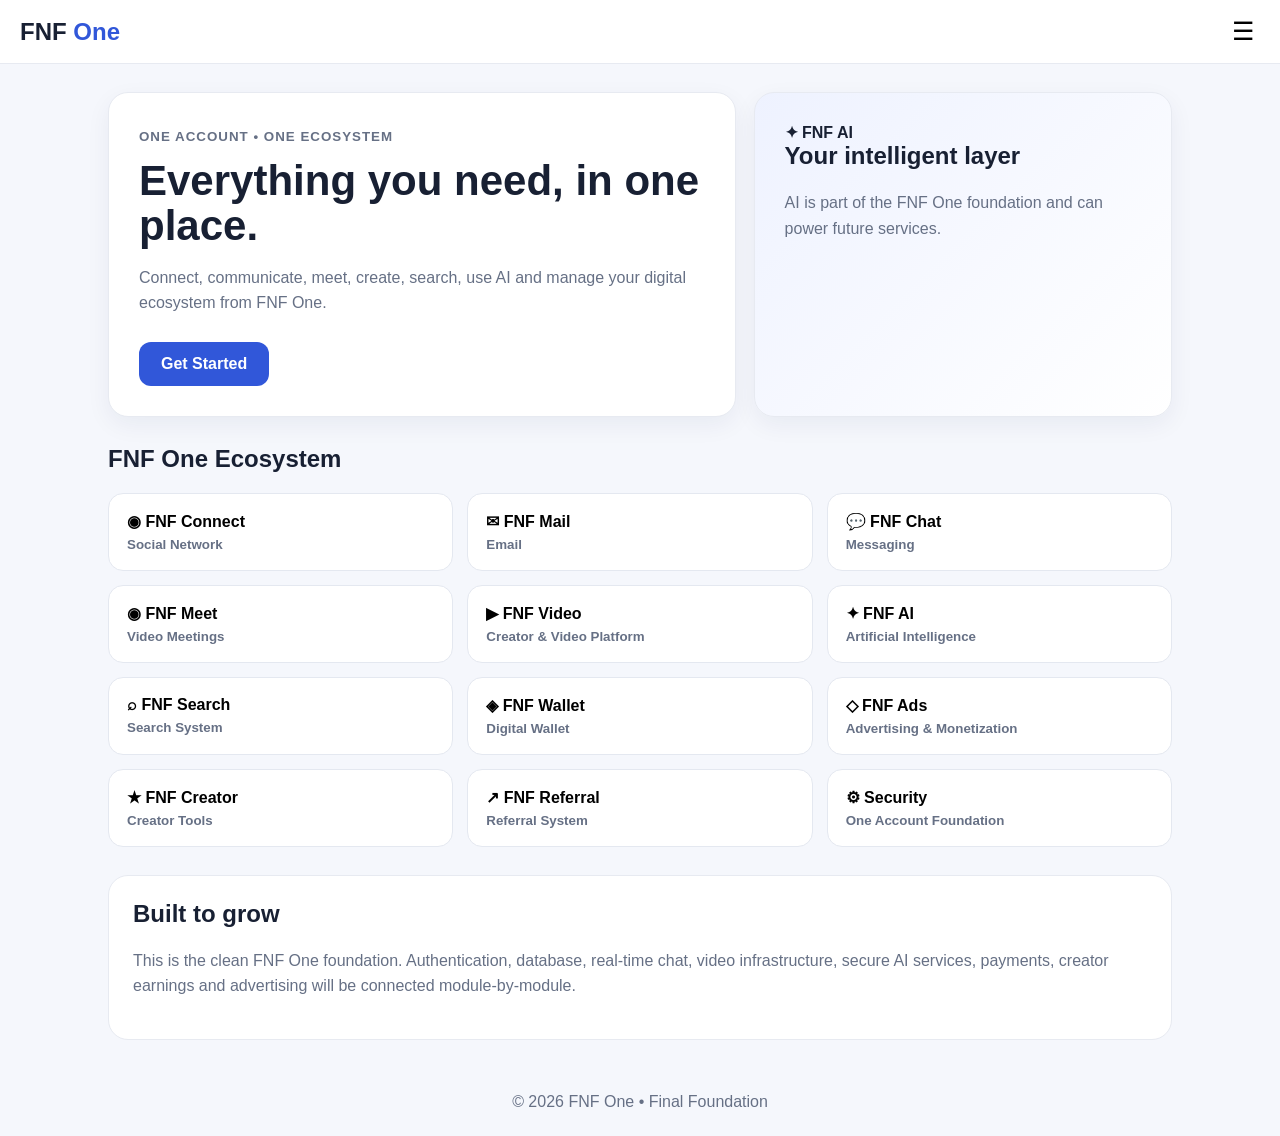
<file: index.html>
<!doctype html>
<html lang="en">
<head>
<meta charset="utf-8">
<meta name="viewport" content="width=device-width,initial-scale=1">
<meta name="theme-color" content="#3157d9">
<title>FNF One</title>
<style>
:root{--blue:#3157d9;--bg:#f5f7fc;--text:#182033;--muted:#667085;--card:#fff}
*{box-sizing:border-box}
body{margin:0;font-family:Arial,sans-serif;background:var(--bg);color:var(--text)}
header{height:64px;background:#fff;display:flex;align-items:center;justify-content:space-between;padding:0 20px;border-bottom:1px solid #e7eaf1;position:sticky;top:0;z-index:5}
.brand{font-size:24px;font-weight:800}.brand span{color:var(--blue)}
#menu{border:0;background:transparent;font-size:25px;cursor:pointer}
main{max-width:1100px;margin:auto;padding:28px 18px}
.hero{display:grid;grid-template-columns:1.5fr 1fr;gap:18px;align-items:stretch}
.hero>div{background:var(--card);border:1px solid #e7eaf1;border-radius:20px;padding:30px;box-shadow:0 8px 25px rgba(20,35,80,.06)}
small{display:block;color:var(--muted);margin-top:6px}
.hero small{letter-spacing:1px;font-weight:700}
h1{font-size:42px;line-height:1.08;margin:14px 0}
h2{margin-top:0}.hero p{color:var(--muted);line-height:1.6}
.primary{background:var(--blue);color:#fff;border:0;border-radius:12px;padding:13px 22px;font-size:16px;font-weight:700;cursor:pointer;margin-top:10px}
.primary:active,.grid button:active{transform:scale(.98)}
.ai{background:linear-gradient(135deg,#eef2ff,#fff)!important}
section:not(.hero){margin-top:28px}
.grid{display:grid;grid-template-columns:repeat(3,1fr);gap:14px}
.grid button{background:#fff;border:1px solid #e4e8f0;border-radius:15px;padding:18px;text-align:left;font-size:16px;font-weight:700;cursor:pointer;min-height:78px}
.info{background:#fff;border:1px solid #e7eaf1;border-radius:20px;padding:24px}
.info p{color:var(--muted);line-height:1.6}
footer{text-align:center;color:var(--muted);padding:25px}
#toast{position:fixed;left:50%;bottom:25px;transform:translate(-50%,20px);background:#182033;color:#fff;padding:12px 18px;border-radius:10px;opacity:0;pointer-events:none;transition:.25s;z-index:20}
#toast.show{opacity:1;transform:translate(-50%,0)}
#modal{display:none;position:fixed;inset:0;background:rgba(10,18,40,.55);z-index:10;align-items:center;justify-content:center;padding:20px}
.modalbox{background:#fff;width:min(420px,100%);border-radius:20px;padding:25px;position:relative}
.close{position:absolute;right:15px;top:12px;border:0;background:transparent;font-size:25px;cursor:pointer}
.modalbox p{color:var(--muted);line-height:1.5}
@media(max-width:700px){.hero{grid-template-columns:1fr}h1{font-size:34px}.grid{grid-template-columns:1fr 1fr}}
@media(max-width:430px){.grid{grid-template-columns:1fr}}
</style>
</head>
<body>
<header>
<div class="brand">FNF <span>One</span></div>
<button id="menu" aria-label="Menu">☰</button>
</header>
<main>
<section class="hero">
<div>
<small>ONE ACCOUNT • ONE ECOSYSTEM</small>
<h1>Everything you need, in one place.</h1>
<p>Connect, communicate, meet, create, search, use AI and manage your digital ecosystem from FNF One.</p>
<button class="primary" id="start">Get Started</button>
</div>
<div class="ai">
<b>✦ FNF AI</b>
<h2>Your intelligent layer</h2>
<p>AI is part of the FNF One foundation and can power future services.</p>
</div>
</section>
<section>
<h2>FNF One Ecosystem</h2>
<div class="grid">
<button data-name="FNF Connect">◉ FNF Connect<small>Social Network</small></button>
<button data-name="FNF Mail">✉ FNF Mail<small>Email</small></button>
<button data-name="FNF Chat">💬 FNF Chat<small>Messaging</small></button>
<button data-name="FNF Meet">◉ FNF Meet<small>Video Meetings</small></button>
<button data-name="FNF Video">▶ FNF Video<small>Creator &amp; Video Platform</small></button>
<button data-name="FNF AI">✦ FNF AI<small>Artificial Intelligence</small></button>
<button data-name="FNF Search">⌕ FNF Search<small>Search System</small></button>
<button data-name="FNF Wallet">◈ FNF Wallet<small>Digital Wallet</small></button>
<button data-name="FNF Ads">◇ FNF Ads<small>Advertising &amp; Monetization</small></button>
<button data-name="FNF Creator">★ FNF Creator<small>Creator Tools</small></button>
<button data-name="FNF Referral">↗ FNF Referral<small>Referral System</small></button>
<button data-name="Security">⚙ Security<small>One Account Foundation</small></button>
</div>
</section>
<section class="info">
<h2>Built to grow</h2>
<p>This is the clean FNF One foundation. Authentication, database, real-time chat, video infrastructure, secure AI services, payments, creator earnings and advertising will be connected module-by-module.</p>
</section>
</main>
<footer>© 2026 FNF One • Final Foundation</footer>
<div id="toast"></div>
<div id="modal">
<div class="modalbox">
<button class="close" id="close" aria-label="Close">×</button>
<h2>Welcome to FNF One</h2>
<p>The FNF One foundation is ready. Login, registration and the dashboard will be added next, step by step.</p>
<button class="primary" id="continue">Continue</button>
</div>
</div>
<script>
const modal=document.getElementById("modal"),toast=document.getElementById("toast");
function showToast(message){
toast.textContent=message;
toast.classList.add("show");
setTimeout(()=>toast.classList.remove("show"),2200);
}
document.getElementById("start").addEventListener("click",()=>modal.style.display="flex");
document.getElementById("close").addEventListener("click",()=>modal.style.display="none");
document.getElementById("continue").addEventListener("click",()=>{
modal.style.display="none";
showToast("FNF One is ready for the next step.");
});
document.getElementById("menu").addEventListener("click",()=>showToast("FNF One menu — coming next."));
document.querySelectorAll(".grid button").forEach(button=>{
button.addEventListener("click",()=>showToast(button.dataset.name+" — coming next."));
});
modal.addEventListener("click",e=>{
if(e.target===modal)modal.style.display="none";
});
</script>
</body>
</html>
</file>
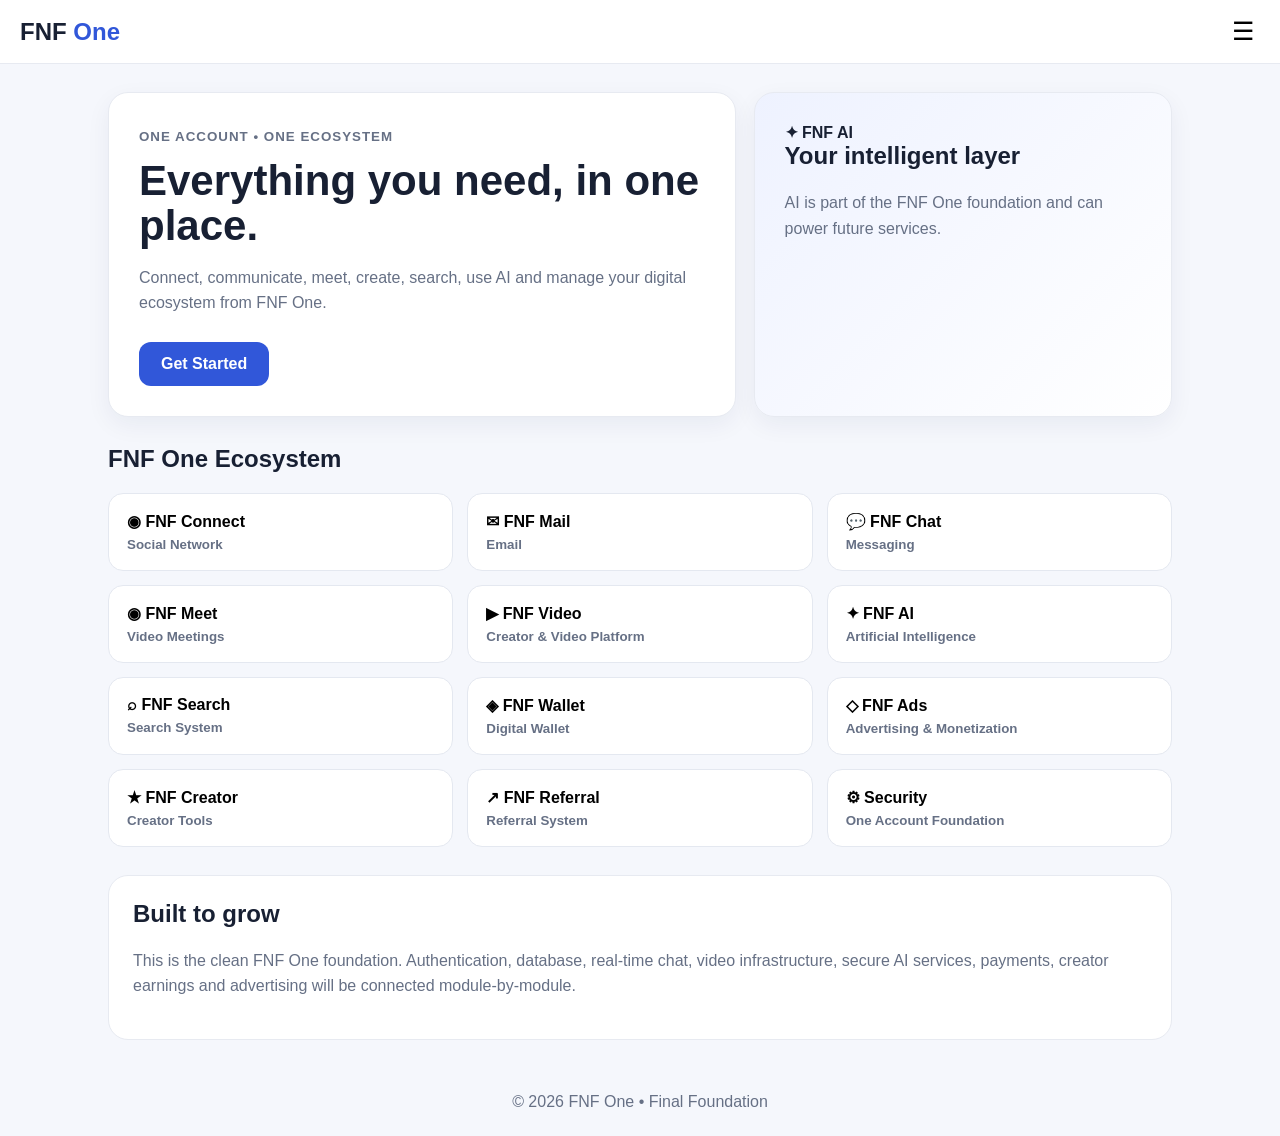
<file: FNF_One_Final_index-1.html>
<!doctype html>
<html lang="en">
<head>
<meta charset="utf-8">
<meta name="viewport" content="width=device-width,initial-scale=1">
<meta name="theme-color" content="#3157d9">
<title>FNF One</title>
<style>
:root{--blue:#3157d9;--bg:#f5f7fc;--text:#182033;--muted:#667085;--card:#fff}
*{box-sizing:border-box}
body{margin:0;font-family:Arial,sans-serif;background:var(--bg);color:var(--text)}
header{height:64px;background:#fff;display:flex;align-items:center;justify-content:space-between;padding:0 20px;border-bottom:1px solid #e7eaf1;position:sticky;top:0;z-index:5}
.brand{font-size:24px;font-weight:800}.brand span{color:var(--blue)}
#menu{border:0;background:transparent;font-size:25px;cursor:pointer}
main{max-width:1100px;margin:auto;padding:28px 18px}
.hero{display:grid;grid-template-columns:1.5fr 1fr;gap:18px;align-items:stretch}
.hero>div{background:var(--card);border:1px solid #e7eaf1;border-radius:20px;padding:30px;box-shadow:0 8px 25px rgba(20,35,80,.06)}
small{display:block;color:var(--muted);margin-top:6px}
.hero small{letter-spacing:1px;font-weight:700}
h1{font-size:42px;line-height:1.08;margin:14px 0}
h2{margin-top:0}.hero p{color:var(--muted);line-height:1.6}
.primary{background:var(--blue);color:#fff;border:0;border-radius:12px;padding:13px 22px;font-size:16px;font-weight:700;cursor:pointer;margin-top:10px}
.primary:active,.grid button:active{transform:scale(.98)}
.ai{background:linear-gradient(135deg,#eef2ff,#fff)!important}
section:not(.hero){margin-top:28px}
.grid{display:grid;grid-template-columns:repeat(3,1fr);gap:14px}
.grid button{background:#fff;border:1px solid #e4e8f0;border-radius:15px;padding:18px;text-align:left;font-size:16px;font-weight:700;cursor:pointer;min-height:78px}
.info{background:#fff;border:1px solid #e7eaf1;border-radius:20px;padding:24px}.info p{color:var(--muted);line-height:1.6}
footer{text-align:center;color:var(--muted);padding:25px}
#toast{position:fixed;left:50%;bottom:25px;transform:translate(-50%,20px);background:#182033;color:#fff;padding:12px 18px;border-radius:10px;opacity:0;pointer-events:none;transition:.25s;z-index:20}
#toast.show{opacity:1;transform:translate(-50%,0)}
#modal{display:none;position:fixed;inset:0;background:rgba(10,18,40,.55);z-index:10;align-items:center;justify-content:center;padding:20px}
.modalbox{background:#fff;width:min(420px,100%);border-radius:20px;padding:25px;position:relative}
.close{position:absolute;right:15px;top:12px;border:0;background:transparent;font-size:25px;cursor:pointer}
.modalbox p{color:var(--muted);line-height:1.5}
@media(max-width:700px){.hero{grid-template-columns:1fr}h1{font-size:34px}.grid{grid-template-columns:1fr 1fr}}
@media(max-width:430px){.grid{grid-template-columns:1fr}}
</style>
</head>
<body>
<header>
<div class="brand">FNF <span>One</span></div>
<button id="menu" aria-label="Menu">☰</button>
</header>

<main>
<section class="hero">
<div>
<small>ONE ACCOUNT • ONE ECOSYSTEM</small>
<h1>Everything you need, in one place.</h1>
<p>Connect, communicate, meet, create, search, use AI and manage your digital ecosystem from FNF One.</p>
<button class="primary" id="start">Get Started</button>
</div>
<div class="ai">
<b>✦ FNF AI</b>
<h2>Your intelligent layer</h2>
<p>AI is part of the FNF One foundation and can power future services.</p>
</div>
</section>

<section>
<h2>FNF One Ecosystem</h2>
<div class="grid">
<button data-name="FNF Connect">◉ FNF Connect<small>Social Network</small></button>
<button data-name="FNF Mail">✉ FNF Mail<small>Email</small></button>
<button data-name="FNF Chat">💬 FNF Chat<small>Messaging</small></button>
<button data-name="FNF Meet">◉ FNF Meet<small>Video Meetings</small></button>
<button data-name="FNF Video">▶ FNF Video<small>Creator &amp; Video Platform</small></button>
<button data-name="FNF AI">✦ FNF AI<small>Artificial Intelligence</small></button>
<button data-name="FNF Search">⌕ FNF Search<small>Search System</small></button>
<button data-name="FNF Wallet">◈ FNF Wallet<small>Digital Wallet</small></button>
<button data-name="FNF Ads">◇ FNF Ads<small>Advertising &amp; Monetization</small></button>
<button data-name="FNF Creator">★ FNF Creator<small>Creator Tools</small></button>
<button data-name="FNF Referral">↗ FNF Referral<small>Referral System</small></button>
<button data-name="Security">⚙ Security<small>One Account Foundation</small></button>
</div>
</section>

<section class="info">
<h2>Built to grow</h2>
<p>This is the clean FNF One foundation. Authentication, database, real-time chat, video infrastructure, secure AI services, payments, creator earnings and advertising will be connected module-by-module.</p>
</section>
</main>

<footer>© 2026 FNF One • Final Foundation</footer>

<div id="toast"></div>
<div id="modal">
<div class="modalbox">
<button class="close" id="close" aria-label="Close">×</button>
<h2>Welcome to FNF One</h2>
<p>The FNF One foundation is ready. Login, registration and the dashboard will be added next, step by step.</p>
<button class="primary" id="continue">Continue</button>
</div>
</div>

<script>
const modal=document.getElementById("modal"),toast=document.getElementById("toast");
function showToast(message){
toast.textContent=message;
toast.classList.add("show");
setTimeout(()=>toast.classList.remove("show"),2200);
}
document.getElementById("start").addEventListener("click",()=>modal.style.display="flex");
document.getElementById("close").addEventListener("click",()=>modal.style.display="none");
document.getElementById("continue").addEventListener("click",()=>{
modal.style.display="none";showToast("FNF One is ready for the next step.");
});
document.getElementById("menu").addEventListener("click",()=>showToast("FNF One menu — coming next."));
document.querySelectorAll(".grid button").forEach(button=>{
button.addEventListener("click",()=>showToast(button.dataset.name+" — coming next."));
});
modal.addEventListener("click",e=>{if(e.target===modal)modal.style.display="none"});
</script>
</body>
</html>
</file>
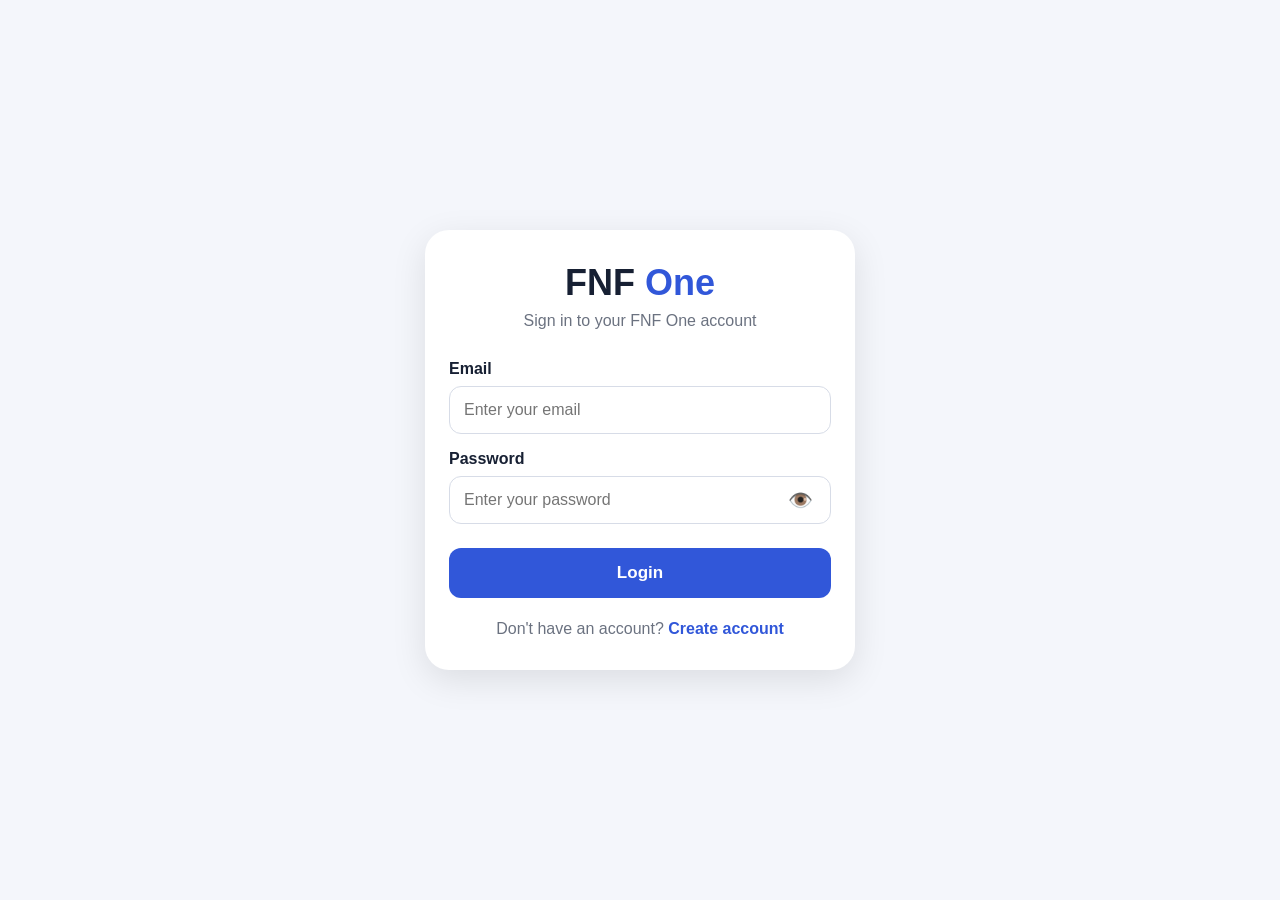
<file: login.html>
<!doctype html>
<html lang="en">
<head>
  <meta charset="utf-8">
  <meta name="viewport" content="width=device-width,initial-scale=1">
  <meta name="theme-color" content="#3157d9">
  <title>FNF One - Login</title>

  <style>
    * {
      box-sizing: border-box;
    }

    body {
      margin: 0;
      min-height: 100vh;
      font-family: Arial, sans-serif;
      background: #f4f6fb;
      color: #172033;
      display: flex;
      align-items: center;
      justify-content: center;
      padding: 20px;
    }

    .login-box {
      width: 100%;
      max-width: 430px;
      background: white;
      border-radius: 24px;
      padding: 32px 24px;
      box-shadow: 0 10px 35px rgba(0,0,0,.10);
    }

    .logo {
      text-align: center;
      font-size: 36px;
      font-weight: 800;
      margin-bottom: 8px;
    }

    .logo span {
      color: #3157d9;
    }

    .subtitle {
      text-align: center;
      color: #6b7280;
      margin-bottom: 30px;
    }

    label {
      display: block;
      font-weight: 700;
      margin: 16px 0 8px;
    }

    input {
      width: 100%;
      padding: 14px;
      border: 1px solid #d7dce7;
      border-radius: 12px;
      font-size: 16px;
      outline: none;
    }

    input:focus {
      border-color: #3157d9;
    }

    .password-wrap {
      position: relative;
    }

    .password-wrap input {
      padding-right: 55px;
    }

    .eye {
      position: absolute;
      right: 12px;
      top: 50%;
      transform: translateY(-50%);
      border: 0;
      background: transparent;
      font-size: 20px;
      cursor: pointer;
    }

    .login-btn {
      width: 100%;
      margin-top: 24px;
      padding: 15px;
      border: 0;
      border-radius: 12px;
      background: #3157d9;
      color: white;
      font-size: 17px;
      font-weight: 700;
      cursor: pointer;
    }

    .message {
      margin-top: 16px;
      text-align: center;
      font-weight: 600;
    }

    .register {
      text-align: center;
      margin-top: 22px;
      color: #6b7280;
    }

    .register a {
      color: #3157d9;
      font-weight: 700;
      text-decoration: none;
    }
  </style>
</head>

<body>

  <main class="login-box">

    <div class="logo">
      FNF <span>One</span>
    </div>

    <div class="subtitle">
      Sign in to your FNF One account
    </div>

    <form id="loginForm">

      <label for="email">Email</label>
      <input
        id="email"
        type="email"
        placeholder="Enter your email"
        required
      >

      <label for="password">Password</label>

      <div class="password-wrap">
        <input
          id="password"
          type="password"
          placeholder="Enter your password"
          required
        >

        <button
          type="button"
          class="eye"
          id="togglePassword"
          aria-label="Show password"
        >👁️</button>
      </div>

      <button type="submit" class="login-btn">
        Login
      </button>

      <div class="message" id="message"></div>

    </form>

    <div class="register">
      Don't have an account?
      <a href="register.html">Create account</a>
    </div>

  </main>

  <script>
    const password = document.getElementById("password");
    const togglePassword = document.getElementById("togglePassword");
    const loginForm = document.getElementById("loginForm");
    const message = document.getElementById("message");

    togglePassword.addEventListener("click", () => {
      if (password.type === "password") {
        password.type = "text";
        togglePassword.textContent = "🙈";
      } else {
        password.type = "password";
        togglePassword.textContent = "👁️";
      }
    });

    loginForm.addEventListener("submit", (event) => {
      event.preventDefault();

      const email = document.getElementById("email").value.trim();
      const pass = password.value.trim();

      if (!email || !pass) {
        message.textContent = "Please enter your email and password.";
        return;
      }

      message.textContent = "Login system is ready for the next step.";
    });
  </script>

</body>
</html>
</file>
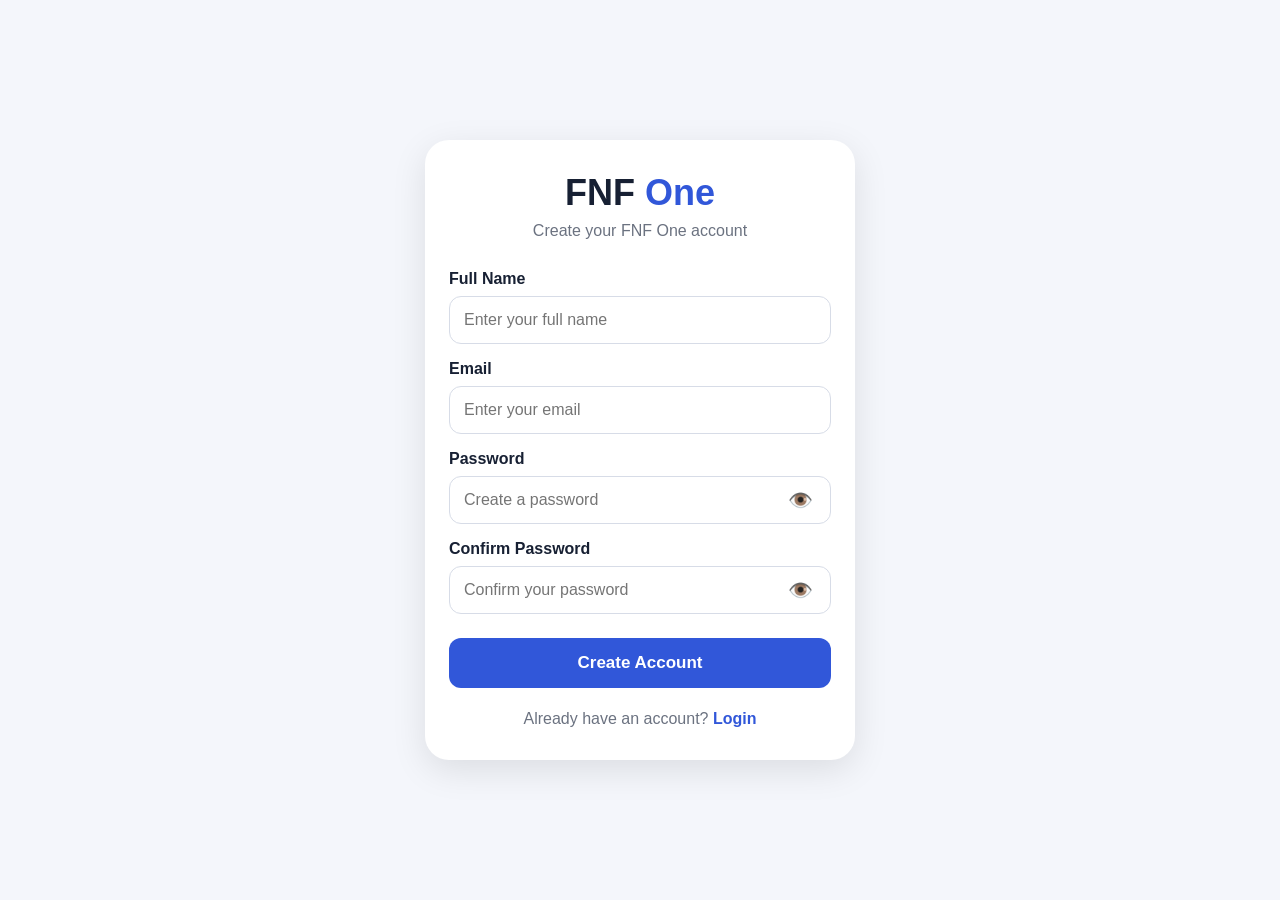
<file: register.html>
<!doctype html>
<html lang="en">
<head>
  <meta charset="utf-8">
  <meta name="viewport" content="width=device-width,initial-scale=1">
  <meta name="theme-color" content="#3157d9">
  <title>FNF One - Create Account</title>

  <style>
    * {
      box-sizing: border-box;
    }

    body {
      margin: 0;
      min-height: 100vh;
      font-family: Arial, sans-serif;
      background: #f4f6fb;
      color: #172033;
      display: flex;
      align-items: center;
      justify-content: center;
      padding: 20px;
    }

    .register-box {
      width: 100%;
      max-width: 430px;
      background: white;
      border-radius: 24px;
      padding: 32px 24px;
      box-shadow: 0 10px 35px rgba(0,0,0,.10);
    }

    .logo {
      text-align: center;
      font-size: 36px;
      font-weight: 800;
      margin-bottom: 8px;
    }

    .logo span {
      color: #3157d9;
    }

    .subtitle {
      text-align: center;
      color: #6b7280;
      margin-bottom: 30px;
    }

    label {
      display: block;
      font-weight: 700;
      margin: 16px 0 8px;
    }

    input {
      width: 100%;
      padding: 14px;
      border: 1px solid #d7dce7;
      border-radius: 12px;
      font-size: 16px;
      outline: none;
    }

    input:focus {
      border-color: #3157d9;
    }

    .password-wrap {
      position: relative;
    }

    .password-wrap input {
      padding-right: 55px;
    }

    .eye {
      position: absolute;
      right: 12px;
      top: 50%;
      transform: translateY(-50%);
      border: 0;
      background: transparent;
      font-size: 20px;
      cursor: pointer;
    }

    .register-btn {
      width: 100%;
      margin-top: 24px;
      padding: 15px;
      border: 0;
      border-radius: 12px;
      background: #3157d9;
      color: white;
      font-size: 17px;
      font-weight: 700;
      cursor: pointer;
    }

    .message {
      margin-top: 16px;
      text-align: center;
      font-weight: 600;
    }

    .login {
      text-align: center;
      margin-top: 22px;
      color: #6b7280;
    }

    .login a {
      color: #3157d9;
      font-weight: 700;
      text-decoration: none;
    }
  </style>
</head>

<body>

  <main class="register-box">

    <div class="logo">
      FNF <span>One</span>
    </div>

    <div class="subtitle">
      Create your FNF One account
    </div>

    <form id="registerForm">

      <label for="name">Full Name</label>
      <input
        id="name"
        type="text"
        placeholder="Enter your full name"
        required
      >

      <label for="email">Email</label>
      <input
        id="email"
        type="email"
        placeholder="Enter your email"
        required
      >

      <label for="password">Password</label>

      <div class="password-wrap">
        <input
          id="password"
          type="password"
          placeholder="Create a password"
          required
        >

        <button
          type="button"
          class="eye"
          id="togglePassword"
          aria-label="Show password"
        >👁️</button>
      </div>

      <label for="confirmPassword">Confirm Password</label>

      <div class="password-wrap">
        <input
          id="confirmPassword"
          type="password"
          placeholder="Confirm your password"
          required
        >

        <button
          type="button"
          class="eye"
          id="toggleConfirmPassword"
          aria-label="Show password"
        >👁️</button>
      </div>

      <button type="submit" class="register-btn">
        Create Account
      </button>

      <div class="message" id="message"></div>

    </form>

    <div class="login">
      Already have an account?
      <a href="login.html">Login</a>
    </div>

  </main>

  <script>
    const password = document.getElementById("password");
    const confirmPassword = document.getElementById("confirmPassword");

    const togglePassword = document.getElementById("togglePassword");
    const toggleConfirmPassword =
      document.getElementById("toggleConfirmPassword");

    const registerForm = document.getElementById("registerForm");
    const message = document.getElementById("message");

    togglePassword.addEventListener("click", () => {
      if (password.type === "password") {
        password.type = "text";
        togglePassword.textContent = "🙈";
      } else {
        password.type = "password";
        togglePassword.textContent = "👁️";
      }
    });

    toggleConfirmPassword.addEventListener("click", () => {
      if (confirmPassword.type === "password") {
        confirmPassword.type = "text";
        toggleConfirmPassword.textContent = "🙈";
      } else {
        confirmPassword.type = "password";
        toggleConfirmPassword.textContent = "👁️";
      }
    });

    registerForm.addEventListener("submit", (event) => {
      event.preventDefault();

      const name = document.getElementById("name").value.trim();
      const email = document.getElementById("email").value.trim();
      const pass = password.value;
      const confirmPass = confirmPassword.value;

      if (!name || !email || !pass || !confirmPass) {
        message.textContent = "Please fill in all fields.";
        return;
      }

      if (pass !== confirmPass) {
        message.textContent = "Passwords do not match.";
        return;
      }

      message.textContent = "Registration form is ready for the next step.";
    });
  </script>

</body>
</html>
</file>
